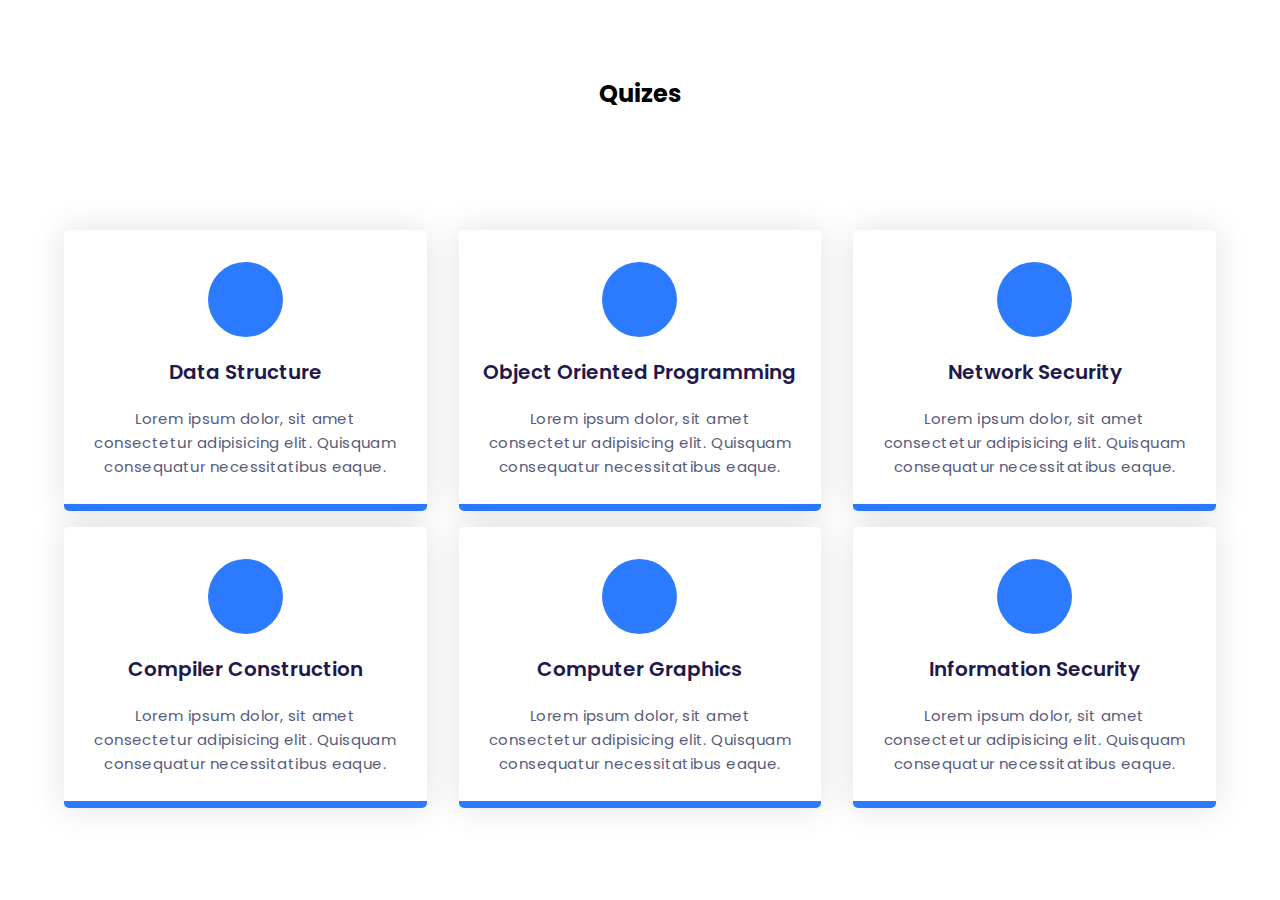
<file: index.html>
<!DOCTYPE html>
<html lang="en">
  <head>
    <meta name="viewport" content="width=device-width, initial-scale=1.0" />
    <title>Edufy</title>
    
    <!-- Google Font -->
    <link
      href="https://fonts.googleapis.com/css2?family=Poppins:wght@400;500;600&display=swap"
      rel="stylesheet"
    />
    <!-- Stylesheet -->
    <link rel="stylesheet" href="style.css" />
  </head>
  <body>
    <section>
      <div class="row">
        <h2 class="section-heading">Quizes</h2>
      </div>
      <div class="row">
        <div class="column">
          <div class="card">
            <div class="icon-wrapper">
              <i class="fas fa-hammer"></i>
            </div>
            <h3>Data Structure
            </h3>
            <p>
              Lorem ipsum dolor, sit amet consectetur adipisicing elit. Quisquam
              consequatur necessitatibus eaque.
            </p>
          </div>
        </div>
        <div class="column">
          <div class="card">
            <div class="icon-wrapper">
              <i class="fas fa-brush"></i>
            </div>
            <h3>Object Oriented Programming</h3>
            <p>
              Lorem ipsum dolor, sit amet consectetur adipisicing elit. Quisquam
              consequatur necessitatibus eaque.
            </p>
          </div>
        </div>
        <div class="column">
          <div class="card">
            <div class="icon-wrapper">
              <i class="fas fa-wrench"></i>
            </div>
            <h3>Network Security</h3>
            <p>
              Lorem ipsum dolor, sit amet consectetur adipisicing elit. Quisquam
              consequatur necessitatibus eaque.
            </p>
          </div>
        </div>
        <div class="column">
          <div class="card">
            <div class="icon-wrapper">
              <i class="fas fa-truck-pickup"></i>
            </div>
            <h3>Compiler Construction</h3>
            <p>
              Lorem ipsum dolor, sit amet consectetur adipisicing elit. Quisquam
              consequatur necessitatibus eaque.
            </p>
          </div>
        </div>
        <div class="column">
          <div class="card">
            <div class="icon-wrapper">
              <i class="fas fa-broom"></i>
            </div>
            <h3>Computer Graphics</h3>
            <p>
              Lorem ipsum dolor, sit amet consectetur adipisicing elit. Quisquam
              consequatur necessitatibus eaque.
            </p>
          </div>
        </div>
        <div class="column">
          <div class="card">
            <div class="icon-wrapper">
              <i class="fas fa-plug"></i>
            </div>
            <h3>Information Security</h3>
            <p>
              Lorem ipsum dolor, sit amet consectetur adipisicing elit. Quisquam
              consequatur necessitatibus eaque.
            </p>
          </div>
        </div>
      </div>
    </section>
  </body>
</html>
</file>
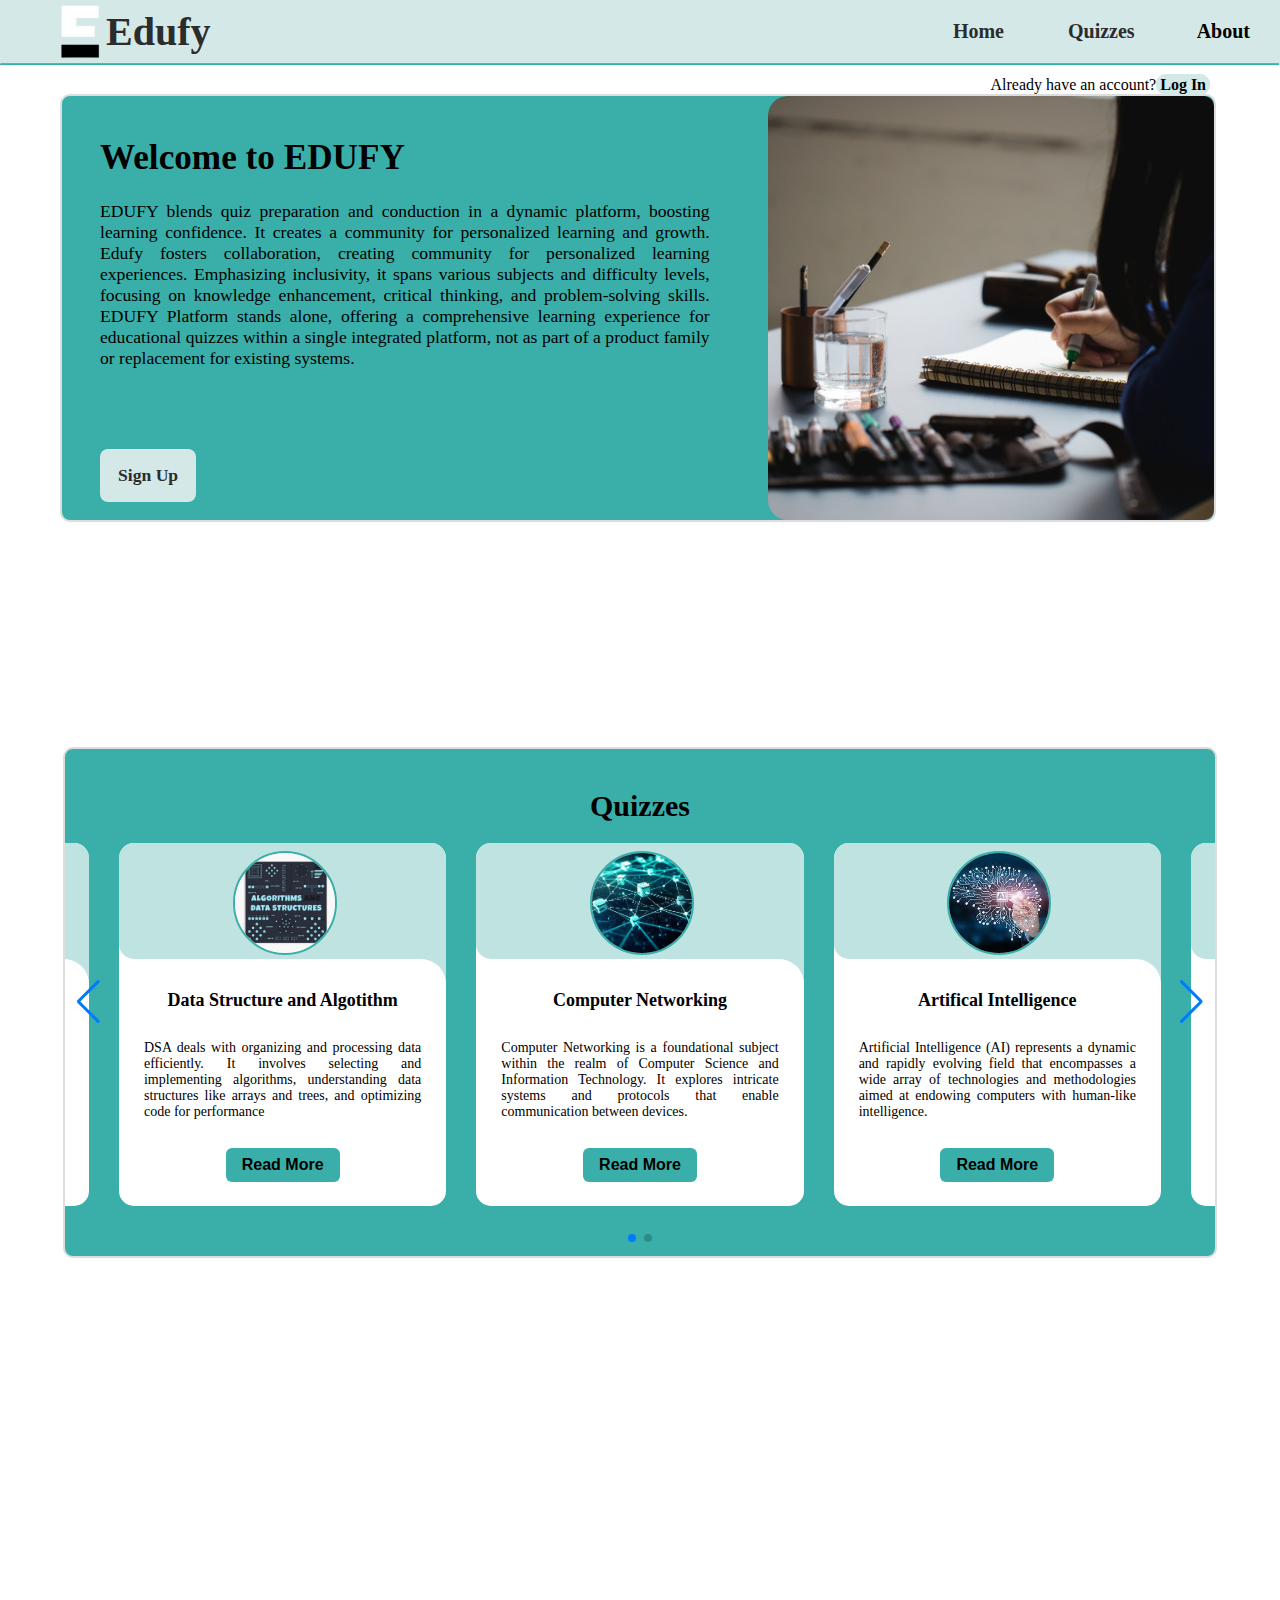
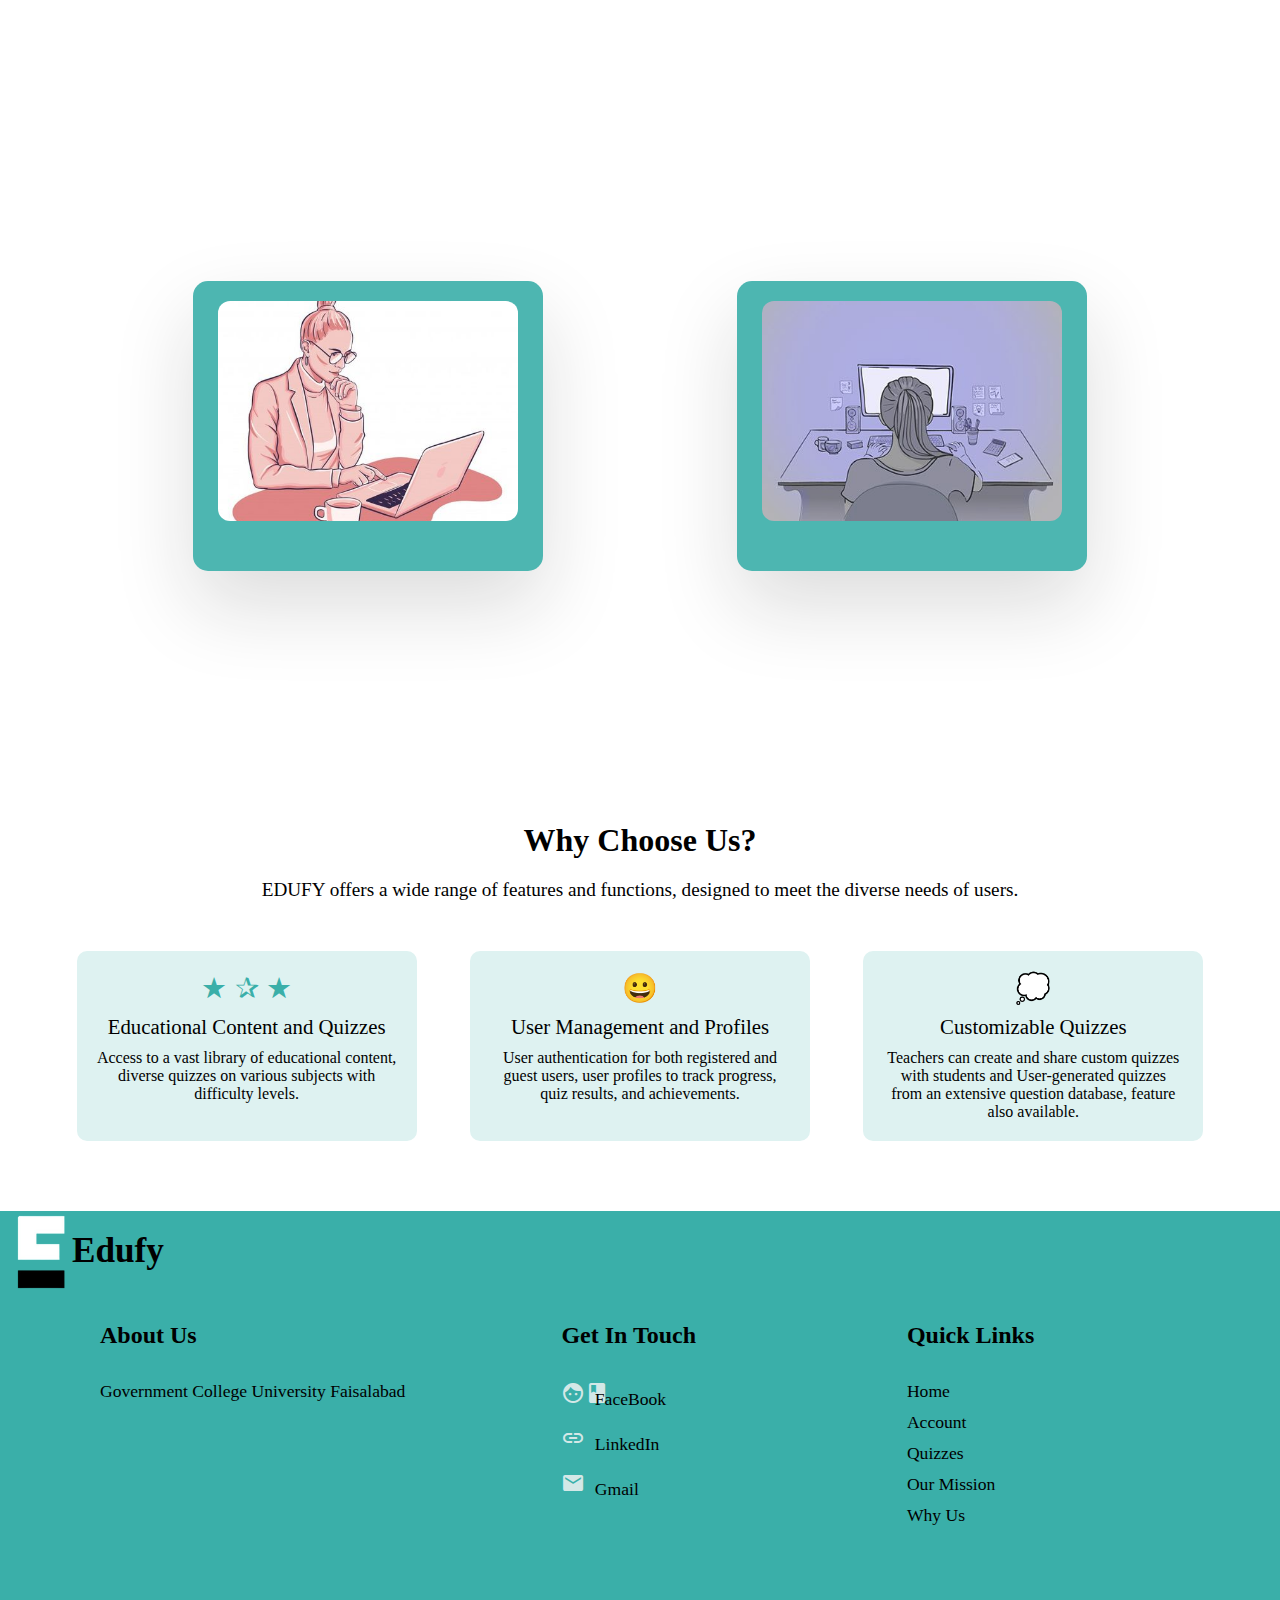
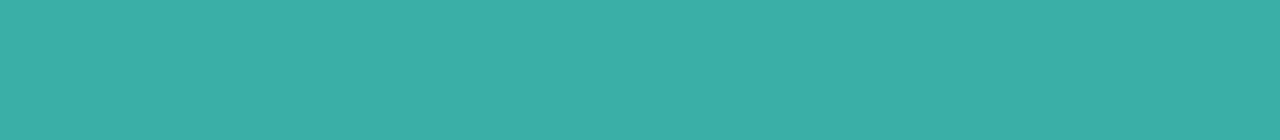
<file: First.html>
<!DOCTYPE html>
<html lang="en">
<head>
    <meta charset="UTF-8">
    <meta name="viewport" content="width=device-width, initial-scale=1.0">
    <title>Edufy</title>
    <link rel="stylesheet" href="https://fonts.googleapis.com/icon?family=Material+Icons">
    

    <link rel="stylesheet" href="swiper-bundle.min.css">
    <link rel="stylesheet" href="First.css">
</head>
<body>
    <!-- Navigation Bar -->
    <div class="navbar">
        <span class="website-logo">
            <img src="weblogo.png" alt="Edufy Logo">
        </span>
        <span class="website-name">Edufy</span>
        <!-- Drop-Down for About -->
        <div class="dropdown">
            <button class="dropbtn">About 
                <i class="down"></i>
            </button>
            <div class="dropdown-content">
                <a href="#mission1">Our Mission</a>
                <a href="#why-us1">Why Us</a>
                <a href="#footer-section1">Contact Us</a>
            </div>
        </div>
        <!-- Nvigation Options -->
        <a href="#slides1">Quizzes</a>
        <a class="active" href="#content-container1">Home</a> 
    </div>
    <!-- Additional Line -->
    <hr>

    <div class="login-line">
        <div class="login-link" id="loginLink">Already have an account?<strong>Log In</strong></div>
        
    </div>
    <!-- Home Section -->
    <div class="content-container" id="content-container1"> <!--Home body(height,width) -->
        <div class="content"> 
            <div class="intro">
                <h1>Welcome to EDUFY</h1>
                <p>EDUFY blends quiz preparation and conduction
                    in a dynamic platform, boosting learning confidence. It creates 
                    a community for personalized learning and growth. 
                    Edufy fosters collaboration, creating 
                    community for personalized learning experiences.
                    Emphasizing inclusivity, it spans various subjects 
                    and difficulty levels, focusing on knowledge enhancement,
                    critical thinking, and problem-solving skills. 
                    EDUFY Platform stands alone, offering a comprehensive 
                    learning experience for educational 
                    quizzes within a single integrated platform, not as part 
                    of a product family or replacement for existing systems.
                </p>
            </div>
            <!-- Intro Button -->
        
            <a class="button" id="signup-btn" href="#">Sign Up</a>
        </div>
        <!-- Intro Image -->
        <div class="image"></div>
    </div>

    <!-- Quizzes Section -->
    <div class="slide" id="slides1">  <!-- Quiz body(height,width) -->

        <div class="slide-container swiper"> <!--Actual Container in color #3aafa9 -->
            <h2 class="section-heading">Quizzes</h2>
            <!-- Acutal Card -->
            <div class="slide-content">

                <div class="card-wrapper swiper-wrapper">
                    
                <!-- 1st -->
                    <div class="card swiper-slide">
                        <!-- Upper part of the card -->
                        <div class="image-content">
                            <span class="overlay"></span>
                            <!-- images of subjects -->
                            <div class="card-image">
                                <img src="dsa4.jpg" class="card-img">
                            </div>
                        </div>

                        <!-- Lower part of the card -->
                        <div class="card-content">
                            <h2 class="name">Data Structure and Algotithm</h2>
                            <p class="description">DSA deals with organizing and processing data efficiently. It involves selecting and implementing algorithms, understanding data structures like arrays and trees, and optimizing code for performance</p> 
                            <div class="read_more_content">
                                <p>Master the fundamentals of data structures and algorithms with our comprehensive DSA course. Dive into the core concepts essential for efficient problem-solving in computer science. From arrays to graphs, learn how to design, analyze, and implement algorithms for optimal performance. Whether you're a beginner or looking to enhance your skills, this course provides the tools and techniques to tackle complex problems with confidence.<br><br>Total Duration = 20min<br><br>Total MCQ'S = 20</p>
                            </div>
                            <button class="btn"  type="button">Read More</button>
                        </div>
                    </div>

                <!-- 2nd -->
                    <div class="card swiper-slide">
                        <!-- Upper part of the card -->
                        <div class="image-content">
                            <span class="overlay"></span>
                            <!-- images of subjects -->
                            <div class="card-image">
                                <img src="computernetworking.jpg" class="card-img">
                            </div>
                        </div>

                        <!-- Lower part of the card -->
                        <div class="card-content">
                            <h2 class="name">Computer Networking</h2>
                            <p class="description">Computer Networking is a foundational subject within the realm of Computer Science and Information Technology. It explores intricate systems and protocols that enable communication between devices.</p>
                            <div class="read_more_content">
                                <p>Computer Networking is a foundational subject within the realm of computer science and information technology. It explores the intricate systems and protocols that enable communication and data exchange between various computing devices, such as computers, servers, routers, and switches.At its core, computer networking delves into the principles, architectures, and technologies that underpin the seamless flow of information across networks, whether they be local area networks (LANs), wide area networks (WANs), or the vast expanse of the internet.<br><br>Total Duration = 20min<br><br>Total MCQ'S = 20</p>
                            </div>
                            <button class="btn"  type="button">Read More</button>
                        </div>
                    </div>

                <!--3rd-->
                    <div class="card swiper-slide">
                        <!-- Upper part of the card -->
                        <div class="image-content">
                            <span class="overlay"></span>
                            <!-- images of subjects -->
                            <div class="card-image">
                                <img src="ai.jpg" class="card-img">
                            </div>
                        </div>

                        <!-- Lower part of the card -->
                        <div class="card-content">
                            <h2 class="name">Artifical Intelligence</h2>
                            <p class="description">Artificial Intelligence (AI) represents a dynamic and rapidly evolving field that encompasses a wide array of technologies and methodologies aimed at endowing computers with human-like intelligence. </p>
                            <div class="read_more_content">
                                <p>Artificial Intelligence (AI) represents a dynamic and rapidly evolving field that encompasses a wide array of technologies and methodologies aimed at endowing computers with human-like intelligence. Students embarking on the study of AI delve into a diverse range of topics, including machine learning, natural language processing, computer vision, robotics, knowledge representation and reasoning, as well as the ethical and societal implications of AI technologies. Central to AI education is the exploration of machine learning algorithms, which enable computers to learn from data and make predictions without explicit programming. This includes deep learning and neural networks, which have revolutionized AI in recent years<br><br>Total Duration = 20min<br><br>Total MCQ'S = 20</p>
                            </div>
                            <button class="btn"  type="button">Read More</button>
                        </div>
                    </div>

                <!--4th-->
                    <div class="card swiper-slide">
                        <!-- Upper part of the card -->
                        <div class="image-content">
                            <span class="overlay"></span>
                            <!-- images of subjects -->
                            <div class="card-image">
                                <img src="cg.png" class="card-img">
                            </div>
                        </div>

                        <!-- Lower part of the card -->
                        <div class="card-content">
                            <h2 class="name">Computer Graphics</h2>
                            <p class="description">Computer Graphics is a captivating subject that delves into the creation, manipulation, and representation of visual content using computers. It covers techniques for generating images, rendering, and displaying animations.  </p>
                            <div class="read_more_content">
                                <p>Computer Graphics is a captivating subject that delves into the creation, manipulation, and representation of visual content using computers. It encompasses a broad range of techniques and technologies aimed at generating, rendering, and displaying images, animations, and interactive experiences. Students studying computer graphics explore fundamental concepts such as geometric modeling, which involves representing objects in a digital environment using mathematical primitives and algorithms. They also delve into rendering techniques, which determine how these digital models are transformed into realistic images through processes like shading, lighting, and texture mapping. Furthermore, students learn about animation principles and algorithms for simulating motion and behavior in virtual environments.<br><br>Total Duration = 20min<br><br>Total MCQ'S = 20</p>
                            </div>
                            <button class="btn" type="button">Read More</button>
                        </div>
                    </div>

                <!--5th-->
                    <div class="card swiper-slide">
                        <!-- Upper part of the card -->
                        <div class="image-content">
                            <span class="overlay"></span>
                            <!-- images of subjects -->
                            <div class="card-image">
                                <img src="images.jpg" class="card-img">
                            </div>
                        </div>

                        <!-- Lower part of the card -->
                        <div class="card-content">
                            <h2 class="name">Object Oriented Programming</h2>
                            <p class="description">Object-Oriented Programming (OOP) is a fundamental subject that introduces students to a powerful paradigm for software development. Students studying key principles like abstraction, encapsulation, inheritance and polymorphism.</p>
                            <div class="read_more_content">
                                <p>
                                    Object-Oriented Programming (OOP) is a fundamental subject in computer science that introduces students to a powerful paradigm for software development. At its core, OOP revolves around the concept of objects, which encapsulate data and behavior within a single entity. Students studying OOP delve into key principles such as abstraction, encapsulation, inheritance, and polymorphism, which provide a structured approach to designing and organizing software systems. They learn how to create classes and objects to model real-world entities and systems, enabling modular and reusable code.<br><br>Total Duration = 20min<br><br>Total MCQ'S = 20</p>
                            </div>
                            <button class="btn" type="button">Read More</button>
                        </div>
                    </div>

                <!--6th-->
                    <div class="card swiper-slide">
                        <!-- Upper part of the card -->
                        <div class="image-content">
                            <span class="overlay"></span>
                            <!-- images of subjects -->
                            <div class="card-image">
                                <img src="database.jpg" class="card-img">
                            </div>
                        </div>

                        <!-- Lower part of the card -->
                        <div class="card-content">
                            <h2 class="name">DataBase</h2>
                            <p class="description">The study of databases is integral to understanding how data is organized, managed, and accessed in modern computing environments. Students explore the principles, models, and technologies of databases.</p>
                            <div class="read_more_content">
                                <p>The study of databases is integral to understanding how data is organized, managed, and accessed in modern computing environments. In this subject, students explore the principles, models, and technologies that underpin the design and implementation of databases. Students first delve into database concepts such as data models, which provide a framework for representing and structuring data. They learn about relational data models, which organize data into tables with rows and columns, and other models like hierarchical, network, and object-oriented databases.<br><br>Total Duration = 20min<br><br>Total MCQ'S = 20</p>
                            </div>
                            <button class="btn" type="button">Read More</button>
                        </div>
                    </div>

                </div>
            </div>

<!--popbox-->
    <div class="popup_box">
        <div class="popup_content">
            <div class="popup_header">
               <h3></h3>
            <span class="popup_close_icon">&times;</span>
            </div>
            <div class="popup_body">
            </div>
            <div class="popup_footer">
                <button class="btn start_guest">Start as guest</button>
                <button class="btn existing_user">Existing User</button>
            </div>
        </div>
    </div>

<!--End popbox-->
            <div class="swiper-button-next"></div>
            <div class="swiper-button-prev"></div>
            <div class="swiper-pagination"></div>

        <!-- End of slide+slide-container class -->
        </div>
    </div>


<!-- Mission Section -->

    <!-- Mission body(height,width) -->
    <div class="mission" id="mission1">
        <!-- Actuall visual -->
        <div class="mission-container">
            <h2 class="section-heading1">Our Mission</h2>

        <!-- Card-1 -->

            <!-- Upper Image -->
            <div class="mission-card">
                <div class="mission-img">
                    <img src="t2.jpg">
                </div>
            <!-- Lower Content -->    
                <div class="mission-content">
                    <h2>Teacher</h2>
                    <p><strong>EDUFY</strong> includes features that enable educators to create customized quizzes 
                        using a vast question database. Educators can also connect with students from their universities and facilitate 
                        collaborative learning</p>
                </div>
            </div>

        <!-- Card-2 -->

            <!-- Upper Image -->
            <div class="mission-card">
                <div class="mission-img">
                    <img src="student.jpg">
                </div>
            <!-- Lower Content -->    
                <div class="mission-content">
                    <h2>Student</h2>
                    <p><strong>EDUFY</strong> fosters a sense of community by allowing students to connect with 
                        educators from their universities. Students can send requests to access quizzes created by their teachers, 
                        enhancing personalized learning experiences</p>
                </div>
            </div>

        <!-- End of mission + mission-container -->
        </div>
    </div>


<!-- Why-Us Section -->
    <div class="why-us" id="why-us1">
        <div class="why-us-container">
            <div class="why-us-title">Why Choose Us?</div>
            <div class="why-us-content">EDUFY  offers a wide range of features and functions, designed 
                to meet the diverse needs of users.</div>
    
            <div class="feature-container">
                <div class="feature">
                    <div class="feature-icon">&#9733; &#10032; &#9733;</div>
                    <div class="feature-title">Educational Content and Quizzes</div>
                    <div class="feature-description">Access to a vast library of educational content, 
                        diverse quizzes on various subjects with difficulty levels. </div>
                </div>
    
                <div class="feature">
                    <div class="feature-icon">&#128512;</div>
                    <div class="feature-title">User Management and Profiles</div>
                    <div class="feature-description">User authentication for both registered and guest users, user profiles to track progress, quiz results, and achievements. </div>
                </div>
    
                <div class="feature">
                    <div class="feature-icon">&#128173;</div>
                    <div class="feature-title">Customizable Quizzes</div>
                    <div class="feature-description">
                        Teachers can create and share custom quizzes with students and User-generated
                        quizzes from an extensive question database, feature also available.</div>
                </div>
            </div>
        </div>
    </div>

    <div class="footer-section" id="footer-section1">
        <div class="footer">
            <div class="footer-header">
                <img src="weblogo.png" alt="Logo" class="footer-logo">
                <h1 class="footer-name">Edufy</h1>
            </div>
            <div class="footer-row">
                <div class="footer-col">
                    <h4>About Us</h4>
                    <p>Government College University Faisalabad</p>
                </div>
              
                <div class="footer-col">
                <h4>Get In Touch</h4>
                    <ul class="links">
                        <!-- <div class="social-icon"> -->
                        <li><i class="material-icons">facebook</i><a href="#">FaceBook</a></li>
                    </ul>
                    <ul class="links">       
                        <li><i class="material-icons">linkedin</i><a href="#">LinkedIn</a></li>
                    </ul>
                    <ul class="links">       
                        <li><i class="material-icons">email</i><a href="#">Gmail</a></li>
                    </ul>
                </div>
              
                <div class="footer-col">
                    <h4>Quick Links</h4>
                    <ul class="links">
                          <li><a href="#content-container1">Home</a></li>
                          <li><a href="#" id="accountLink">Account</a></li>
                          <li><a href="#slides1">Quizzes</a></li>
                          <li><a href="#mission1">Our Mission</a></li>
                          <li><a href="#why-us1">Why Us</a></li>
                          
                    </ul>
                </div>
            </div>
        </div>
    </div>
    <script src="first.js"></script>
</body>

<script src="swiper-bundle.min.js"></script>
<script src="First1.js"></script>
</html>
</file>
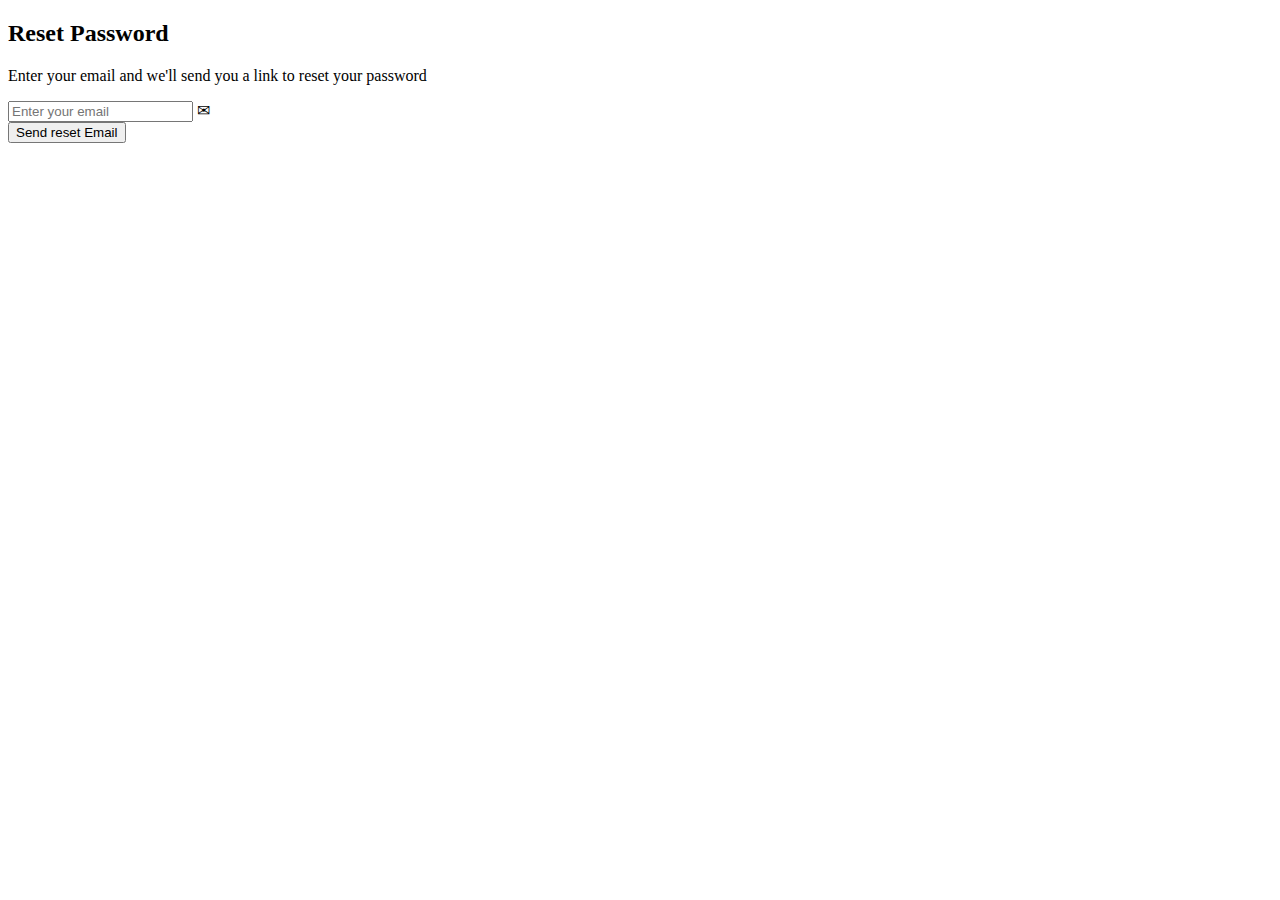
<file: forgotPasscode.html>
<!DOCTYPE html>
<html lang="en">
<head>
    <meta charset="UTF-8">
    <meta name="viewport" content="width=device-width, initial-scale=1.0">
    <title>Reset Password</title>
    <link rel="stylesheet" href="D:\FYP\form\forgot.css">
</head>
<body>
    <div class="wrapper">
        <div class="container">
            <div class="title_section">
                <h2 class="title">Reset Password</h2>
                <p class="para">Enter your email and we'll send you a link to reset your password</p>
            </div>
            <form action="" class="form">
                <div class="input_group">
                    
                    <input type="email" name="email" placeholder="Enter your email">
                    <span class="icon">&#9993;</span>
                    
                </div>
                <div class="input_group">
                    <button class="submit" type="submit">Send reset Email</button>
                </div>
            </form>
        </div>
    </div>
</body>
</html>
</file>
<file: style.css>
* {
    padding: 0;
    margin: 0;
    box-sizing: border-box;
    font-family: "Poppins", sans-serif;
  }
  section {
    height: 100vh;
    width: 100%;
    display: grid;
    place-items: center;
  }
  .row {
    display: flex;
    flex-wrap: wrap;
  }
  .column {
    width: 100%;
    padding: 0 1em 1em 1em;
    text-align: center;
  }
  .card {
    width: 100%;
    height: 100%;
    padding: 2em 1.5em;
    background: linear-gradient(#ffffff 50%, #2c7bfe 50%);
    background-size: 100% 200%;
    background-position: 0 2.5%;
    border-radius: 5px;
    box-shadow: 0 0 35px rgba(0, 0, 0, 0.12);
    cursor: pointer;
    transition: 0.5s;
  }
  h3 {
    font-size: 20px;
    font-weight: 600;
    color: #1f194c;
    margin: 1em 0;
  }
  p {
    color: #575a7b;
    font-size: 15px;
    line-height: 1.6;
    letter-spacing: 0.03em;
  }
  .icon-wrapper {
    background-color: #2c7bfe;
    position: relative;
    margin: auto;
    font-size: 30px;
    height: 2.5em;
    width: 2.5em;
    color: #ffffff;
    border-radius: 50%;
    display: grid;
    place-items: center;
    transition: 0.5s;
  }
  .card:hover {
    background-position: 0 100%;
  }
  .card:hover .icon-wrapper {
    background-color: #ffffff;
    color: #2c7bfe;
  }
  .card:hover h3 {
    color: #ffffff;
  }
  .card:hover p {
    color: #f0f0f0;
  }
  @media screen and (min-width: 768px) {
    section {
      padding: 0 2em;
    }
    .column {
      flex: 0 50%;
      max-width: 50%;
    }
  }
  @media screen and (min-width: 992px) {
    section {
      padding: 1em 3em;
    }
    .column {
      flex: 0 0 33.33%;
      max-width: 33.33%;
    }
  }
</file>
<file: First.css>
body {
    margin: 0;
    padding: 0;
    width: 100%;
    box-sizing: border-box;
    font-family: Montserrat;
    background-color: #fff;
    scroll-behavior: smooth;
}

.navbar {
    background-color: #d4e8e7;
    overflow: hidden;
    padding: 0px;  
}
hr {
    margin: 0;
    background-color: #3aafa9;
    height: 1px;
    border-radius: 3px;
}

.navbar a {
    float: right;
    display: block;
    color: #2c2c2c;
    text-align: center;
    padding: 20px 32px;
    font-size: 20px;
    font-weight: bold;
    text-decoration: none;
}

.navbar a:hover {
    background-color: #3aafa9;
    color: #000000;
}


.website-name {
    float: left;
    display: block;
    color: #2c2c2c;
    text-align: center;
    padding: 8px 12px;
    text-decoration: none;
    font-size: 2.5em;
    padding-left: 2px;  /* adjust */
    font-weight: bolder;
}

/* Added styles for the logo */
.website-logo img {
    float: left;
    height: 55px; /* Adjust the height as needed */
    width: 40px; /* Maintain aspect ratio */
    margin-right: 4px; /* Adjust the margin between logo and name */
    margin-left: 60px;
    margin-top: 4px;
    align-items: center;
    justify-content: center;
    /* background-color: #3aafa9; */
}

/*  */
.dropdown {
    float: right;
    overflow: hidden;
}

.dropdown .dropbtn {
    font-size: 20px;  
    border: none;
    outline: none;
    color: #000000;
    padding: 20px 30px;
    background-color: inherit;
    font-family: inherit;
    margin: 0;
    font-weight: bold;
}

nav a:hover, .dropdown:hover .dropbtn {
    background-color: #3aafa9;
}

.dropdown-content {
    display: none;
    position: absolute;
    background-color: #f9f9f9;
    min-width: 170px;
    box-shadow: 0 8px 16px 0 rgba(0,0,0,0.2);
    z-index: 1;
}

.dropdown-content a {
    float: none;
    color: black;
    padding: 14px 10px;
    text-decoration: none;
    display: block;
    text-align: left;
    font-weight: 300;
}

.dropdown-content a:hover {
    background-color: #d4e8e7;
}

.dropdown:hover .dropdown-content {
    display: block;
}
/*  */
@media screen and (max-width: 600px) {
    .navbar a {
        float: none;
        display: block;
        text-align: left;
    }
}
.login-line {
    width: 100%;
    padding: 0px;
    margin-top: 10px;
    margin-bottom: 0;
    /* margin-right: 10px; */
    margin-left: -70px;
    /* background-color: #3aafa9; */
    color:#000000;
    text-align: right;
    font-weight: 400;
    /* border-bottom: 2px solid #ddd; Add a border for visual separation */
}
.login-line .login-link strong {
    border: 1px solid #d4e8e7;
    border-radius: 10px;
    padding: 1px 3px;
    background-color: #d4e8e7;
    cursor: pointer;
}
.login-line .login-link strong:hover {
    
    background-color: #3aafa9;
    padding: 2px 5px;
    border-radius: 14px;
}

.content-container {
    width: 90%; 
    margin-top: 0px;
    margin-left: 60px;
    margin-right: 60px;
    margin-bottom: 30px;
    overflow: hidden;
    background-color: #3aafa9;
    border: 2px solid #ddd; /* Add a border for visual separation */
    border-radius: 10px; 
    display: flex;   
}

.content {
    flex: 3;
    padding: 18px;
    font-size: 1.1em; 
}
.intro {
    margin-bottom: 80px;
    color: #000000;
    text-align: justify;
    padding-left: 20px;
    padding-right: 40px;
}
.intro h1 {
    font-weight: 600;
}
.content .button {
    display: inline-block;
    padding: 16px 18px;
    background-color: #d4e8e7;
    color: #2c2c2c;
    font-weight: bolder;
    text-decoration: none;
    margin-top: 0;
    margin-left: 20px;
    border-radius: 8px;
    
}
.content .button:hover {
    color:#3aafa9;
    background-color: #2c2c2c;
}
.image {
    flex: 2;
    background: url('intro.jpg') center/cover no-repeat; /* Replace with your image URL */
    border-radius: 20px 10px 10px 20px;
    min-height: 250px;
    padding-top: 5px;
    background-color: #def2f1;
}

@media screen and (max-width: 768px) {
    .content-container {
        flex-direction: column;
    }

    .content, .image {
        width: 100%;
    }
}

.slide {
    min-height: 100vh;
    display: flex;
    align-items: center;
    justify-content: center;
    margin-bottom: 20px;
}
.slide-container {
    width: 90%;
    padding: 50px;
    border-radius: 10px; 
    max-width: 1050px; 
    background-color: #3aafa9;
    border: 2px solid #ddd;
}
.section-heading {
    text-align: center;
    font-size: 30px;
    color: #000000; /* Adjust the color as needed */
    margin-bottom: 20px;
    margin-top: -10px;
}
.card {
    border-radius: 15px;
    background-color: white;
}

.slide-content {
    margin: 0 4px;
}
.card-content, 
.image-content {
    padding-left: 25px;
    padding-right: 25px;
    padding-top: 16px;
    padding-bottom: 16px;
    display: flex;
    flex-direction: column;
    align-items: center;
    
}
.image-content {
    row-gap: 5px;
    position: relative;
    padding: 5px 0;
    
}
.overlay {
    position: absolute;
    height: 100%;
    top: 0;
    left: 0;
    width: 100%;
    background-color: #bfe3e1;
    border-radius: 15px 15px 0 15px;
}
.overlay::before,
.overlay::after {
    content: '';
    position: absolute;
    height: 30px;
    width: 30px;
    right: 0;
    bottom: -30px;
    background-color: #bfe3e1;

}
.overlay::after {
    border-radius: 0 25px 0 0;
    background-color: #fff;
}
.card-image {
    position: relative;
    height: 100px;
    width: 100px;
    background-color: #bfe3e1; 
    padding: 3px;
}
.card-image .card-img {
    height: 100%;
    width: 100%;
    object-fit: cover;
    border-radius: 50%;
    border: 2px solid #3aafa9;
}
.name {
    font-size: 18px;
    font-weight: bolder;
    color: black;
    text-align: justify;
}
.description {
    font-size: 14px;
    color: black;
    text-align: center;
    text-align: justify;
}
.btn{
    border: none;
    font-size: 16px;
    color: #000000;
    font-weight: 550;
    padding: 8px 16px;
    background-color: #3aafa9;
    border-radius: 6px;
    margin-top: 14px;
    margin-bottom: 8px;
    cursor: pointer;
    transition: all 0.3s ease;
}
.btn:hover {
    background-color: #bfe3e1;
}


/* Media query for screens up to 600px wide */
@media screen and (max-width: 600px) {
    .slide-container {
        padding: 20px;
    }

    .section-heading {
        font-size: 24px;
    }

    .card {
        margin: 10px;
    }

    .card-content,
    .image-content {
        padding-left: 15px;
        padding-right: 15px;
    }

    .card-image {
        height: 80px;
        width: 80px;
    }

    .name {
        font-size: 16px;
    }

    .description {
        font-size: 12px;
    }

    .btn {
        font-size: 14px;
    }
}

.mission {
    display: flex;
    align-items: center;
    /* min-height: 100vh; */
    height: 100vh;
    width: 100vw;
    justify-content: center;
    background: url('bg1.jpg') no-repeat center center fixed;
    background-size: cover;
    /* filter: brightness(60%);  */
    opacity: 0.9;
    /* z-index: -1; */
}
.mission-container {
    position: relative;
    width: 100%;
    min-height: 70vh; 
    justify-content: center;
    align-items: center;
    flex-wrap: wrap;
    display: flex;
    justify-content: space-evenly; 
    /* gap: 70px 60px;  */
    gap: 20px;
    padding: 90px 20px;
    background: none;
    border-radius: 10px;
}

.section-heading1 {
    text-align: center;
    /* justify-content: center; */
    font-size: 30px;
    color: #fff;
    margin-bottom: 30px;
    width: 100%;
    margin-top: -10px;
}
.mission-container .mission-card {
    width: 350px; 
    height: 290px;

    position: relative;
    background: #3aafa9;
    display: flex;
    justify-content: center;
    align-items: flex-start;
    border-radius: 15px;
    box-shadow: 0 35px 80px rgba(0,0,0,0.15); 
    transition: 0.5s;

}
.mission-container .mission-card:hover {
    height: 400px; 

}
.mission-container .mission-card .mission-img {
    position: absolute;
    width: 300px;
    height: 220px; 
    top: 20px;
    background:#3aafa9;
    border-radius: 12px;
    transition: 0.5s;
    overflow: hidden;

}
.mission-container .mission-card .mission-img img {
    position: absolute;
    top: 0;
    left: 0;
    bottom: 7px; 
    width: 100%;
    height: 100%;
    object-fit: cover;
}
.mission-container .mission-card .mission-content {
    position: absolute;
    top: 0;
    
    width: 100%;
    height: 33px;
    padding: 0 10px;
    overflow: hidden; 
    transition: 0.5s;
    
}
.mission-container .mission-card:hover .mission-content {
    
    top: 130px;
    height: 250px; 
}
.mission-container .mission-card:hover .mission-img {
    top: -100px;
    scale: 0.75px;
    box-shadow: 0 15px 45px rgba(0,0,0,0.2);

}
.mission-container .mission-card .mission-content h2 {
    font-size: 1.5em;
    font-weight: 700;
    color: #000000;
    text-align: center;
    padding: 10px 30px;

}
.mission-container .mission-card .mission-content p {
    color: #000000;
    text-align: justify;
    padding: 10px 30px;
}
/* @media screen and (max-width: 768px) {
    .mission-container {
        padding: 30px;
    }
    
    .mission-container .mission-card {
        max-width: 100%;
    }
} */
/* Media query for screens with a minimum width of 768px */
@media screen and (min-width: 768px) {
    .mission-container .mission-card {
        width: 350px;
        height: 290px;
    }

    .mission-container .mission-card:hover {
        height: 400px;
    }

    .mission-container .mission-card .mission-img {
        width: 300px;
        height: 220px;
    }

    .mission-container .mission-card .mission-content {
        height: 33px;
    }

    .mission-container .mission-card:hover .mission-content {
        top: 130px;
        height: 250px;
    }

    .mission-container .mission-card:hover .mission-img {
        top: -100px;
        scale: 0.75px;
        box-shadow: 0 15px 45px rgba(0, 0, 0, 0.2);
    }
}

/* Additional media queries for larger screens if needed */
@media screen and (min-width: 1200px) {
    /* Add styles for larger screens if needed */
}

.why-us-container {
    text-align: center;
    padding: 50px;
}

.why-us-title {
    font-size: 2em;
    color: #000000;
    margin-bottom: 20px;
    font-weight: 600;
}

.why-us-content {
    font-size: 1.2em;
    color: #000000;
    margin-bottom: 30px;
}

.feature-container {
    display: flex;
    justify-content: space-around;
    flex-wrap: wrap;
}

.feature {
    flex: 0 1 300px;
    margin: 20px;
    padding: 20px;
    background-color: #def2f1;
    border-radius: 10px;
    box-shadow: 0 0 10px #3aafa9(0, 0, 0, 0.1);
    transition: transform 0.3s;
}

.feature:hover {
    transform: scale(1.05);
}

.feature-icon {
    font-size: 1.8em;
    color: #3aafa9;
    margin-bottom: 10px;
}

.feature-title {
    font-size: 1.3em;
    /* font-weight: 600; */
    color: #000000;
    margin-bottom: 10px;
}

.feature-description {
    font-size: 1em;
    color: #000000;
}
/* Media queries for responsiveness */
@media screen and (max-width: 1200px) {
    .feature {
        flex: 0 1 calc(50% - 40px); /* Adjust the width for small screens (desktop) */
    }
}

@media screen and (max-width: 768px) {
    .feature {
        flex: 0 1 calc(100% - 40px); /* Adjust the width for extra small screens (mobile) */
    }
}
/*  */
.footer-section {
    display: flex;
    flex-direction: column;
    background: #3aafa9;
    min-height: 50vh;
    
}
.footer {
    width: 100%;
    background-color: #3aafa9;
    color: #000000;
    text-align: left;
}
.footer-header {
    display: flex;
    align-items: center;
    justify-content: flex-start;
    margin-bottom: 0px;
}

.footer-logo {
    width: 50px; /* Adjust the width according to your logo size */
    margin-right: 6px;
    margin-top: 3px;
    margin-left: 16px;
    margin-bottom: 0;
}

.footer-name {
    color: #000000;
    font-size: 2.2em;
    font-weight: bolder;
    margin: 0;
} 
.footer .footer-row {
    display: flex;
    height: 50vh;
    flex-wrap: wrap;
    justify-content: left;
    gap: 3.5rem;
    padding: 0px;
    align-items: baseline;
}
 
.footer-row .footer-col {

    margin-left: 100px;
    
} 

.footer-row .footer-col h4 {
    color: #000000;
    font-size: 1.5em;
    font-weight: bolder;
  }
.footer-row .footer-col p {
    color: #000000;
    font-size: 1.1em;
    text-decoration: none;
  }
  .links {
    list-style: none; /* Remove default list styles */
    padding: 0; /* Remove default padding */
}
.footer-col .links li {
    list-style: none; 
    margin-bottom: 10px;

}
ul.links {
    display: block;
    list-style-type: disc;
    margin-block-start: 1em;
    margin-block-end: 1em;
    margin-inline-start: 0px;
    margin-inline-end: 0px;
    padding-inline-start: 0px;
} 
.footer-col .links li a {
    text-decoration: none;
    color: #000000;
    /* font-weight: 500; */
    font-size: 1.1em; 
    

 } 
  .footer-col .links li a:hover {
    color: #fff;
  } 
  .material-icons  {
    color: #000000;
    margin: 0px 0px;
    height: 20%;
    width: 15%;
    
    
  }
  .footer-col .links li i {
    color: #d4e8e7;
    margin-right: 5px;
  } 


  
  
  /* @media (max-width: 768px) {
    .footer {
      position: relative;
      bottom: 0;
      left: 0;
      transform: none;
      width: 100%;
      border-radius: 0;
    }
  
    .footer .footer-row {
      padding: 20px;
      gap: 1rem;
    }
  }  */

/* Media queries for responsiveness */
 
@media screen and (max-width: 1200px) {
    .footer-row .footer-col {
        flex: 0 1 calc(50% - 20px); /* Adjust the width for small screens (desktop) */
    }
}

@media screen and (max-width: 768px) {
    .footer-row .footer-col {
        flex: 0 1 calc(100% - 20px); /* Adjust the width for extra small screens (mobile) */
 }
}
  

  /*read more content*/
  .read_more_content{
    line-height: 1.5px;
  }
.slide-content .card-content .read_more_content
  {
    display: none;
}

/*popUP box*/
.popup_box{
	position: fixed;
	height: 100%;
	width: 100%;
	left: 0;
	top:0;
	background-color: rgba(0,0,0,0.5);
	z-index: 500;
	visibility: hidden;
	opacity:0;
	transition: all 0.5s ease-in-out;
}
.popup_box.open{
    visibility: visible;
      opacity:1;	
  }
  .popup_box .popup_content{
	background-color: #def2f1;
	width: 600px;
	position: absolute;
	left: 50%;
	top:50%;
	transform: translate(-50%,-50%);
	border-radius: 8px;
}
.popup_box .popup_header{
	padding: 15px 40px 15px 15px;
	border-bottom: 1px solid #3aafa9;
    background-color: #3aafa9;
}
.popup_box .popup_header h3{
	margin:0;
	color:#000000;
	font-size: 24px;
}
.popup_box .popup_header .popup_close_icon{
	position: absolute;
    height: 30px;
    width: 30px;
    text-align: center;
    color: #000000;
    font-size: 28px;
    line-height: 30px;
    right: 5px;
    top: 5px;
    cursor: pointer;
}
.popup_box .popup_body{
	padding: 15px;
	max-height: 300px;
	overflow-y: auto;
}
.popup_box .popup_footer{
	padding: 15px;
    /* background-color: #3aafa9; */
	border-top:1px solid #3aafa9;
	text-align: right;
}
.popup_box .popup_footer .btn{
	padding: 8px 15px;
	border:1px solid #3aafa9;
	color:#000000;
	font-size: 16px;
	background-color: #3aafa9;
	cursor: pointer;
	border-radius: 4px;
}

.popup_box .popup_footer .btn:hover {
	outline: none;
    background-color: #2c2c2c;
    color: #3aafa9;
}
@media(max-width: 767px){
	.services .service-items .item{
	  flex:0 0 100%;
      max-width: 100%;
   }
   .popup-box .popup-content{
   	 width: calc(100% - 30px);
   }
}
</file>
